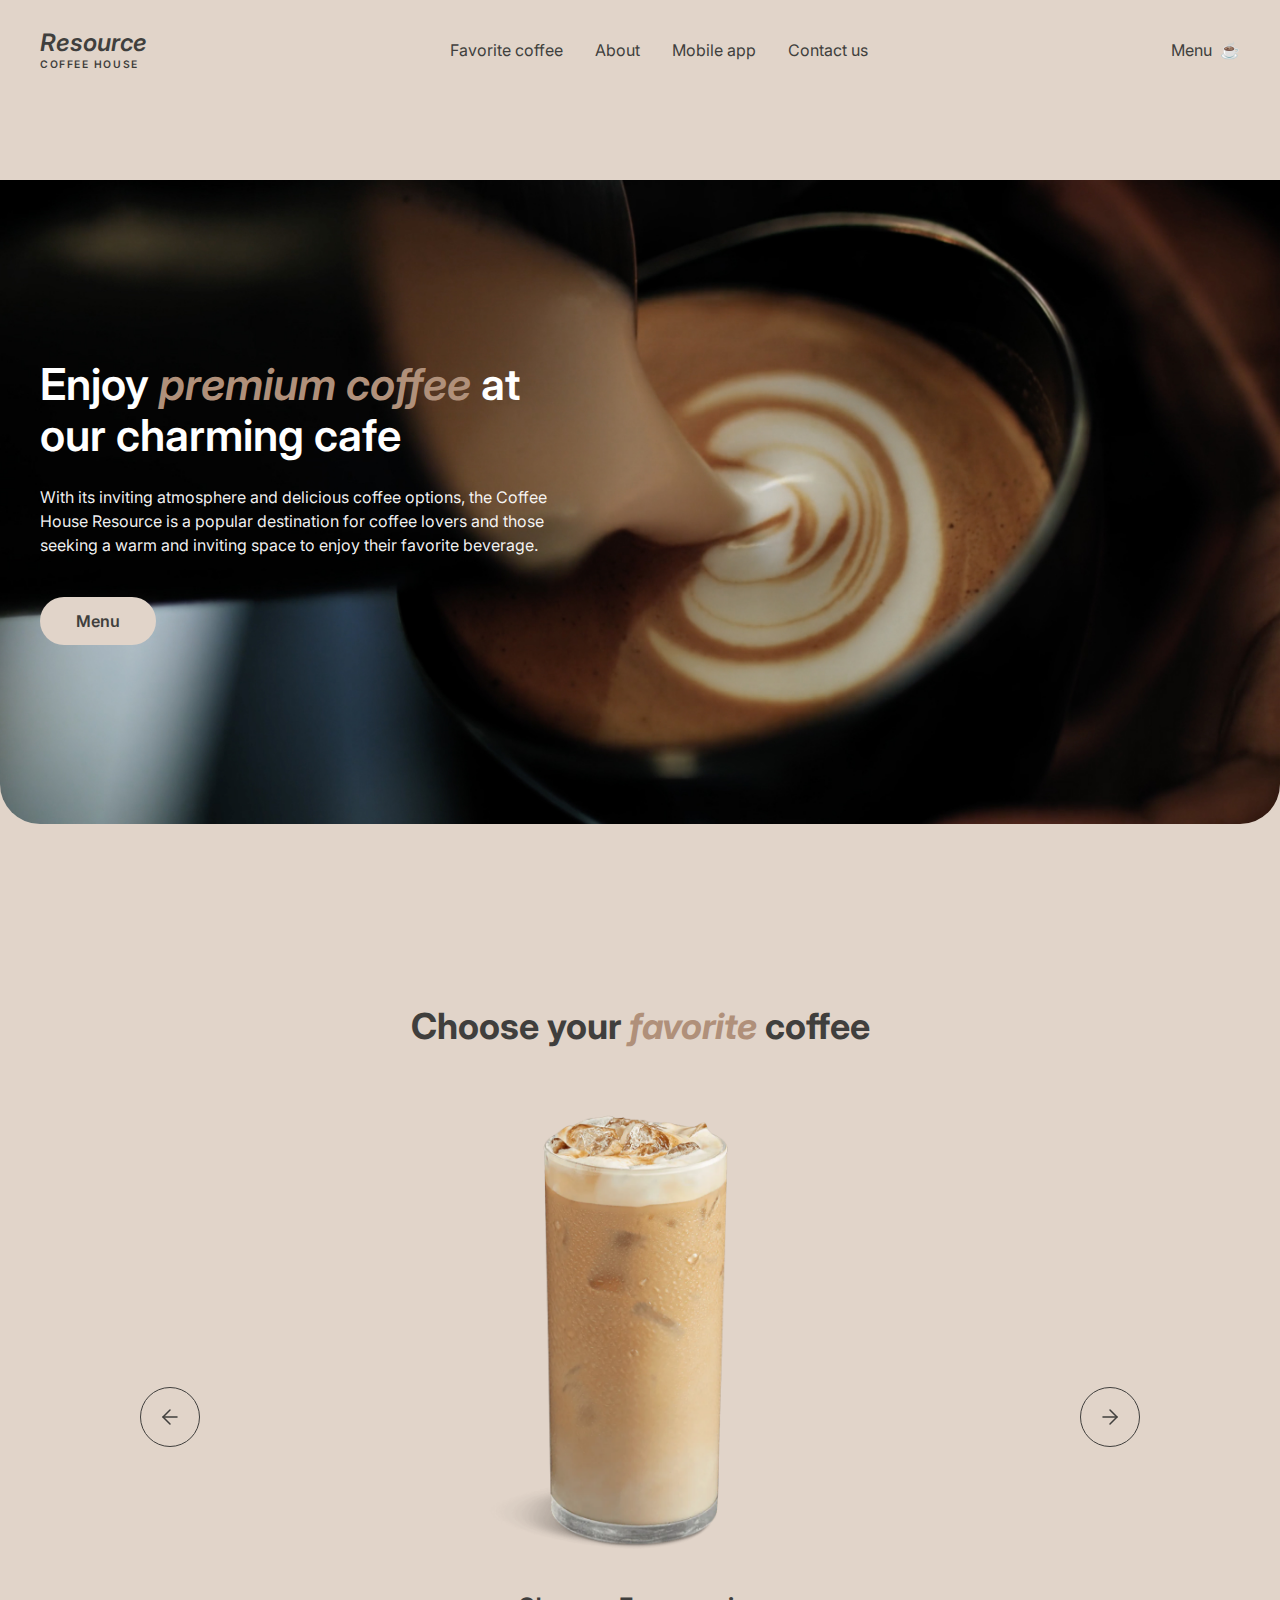
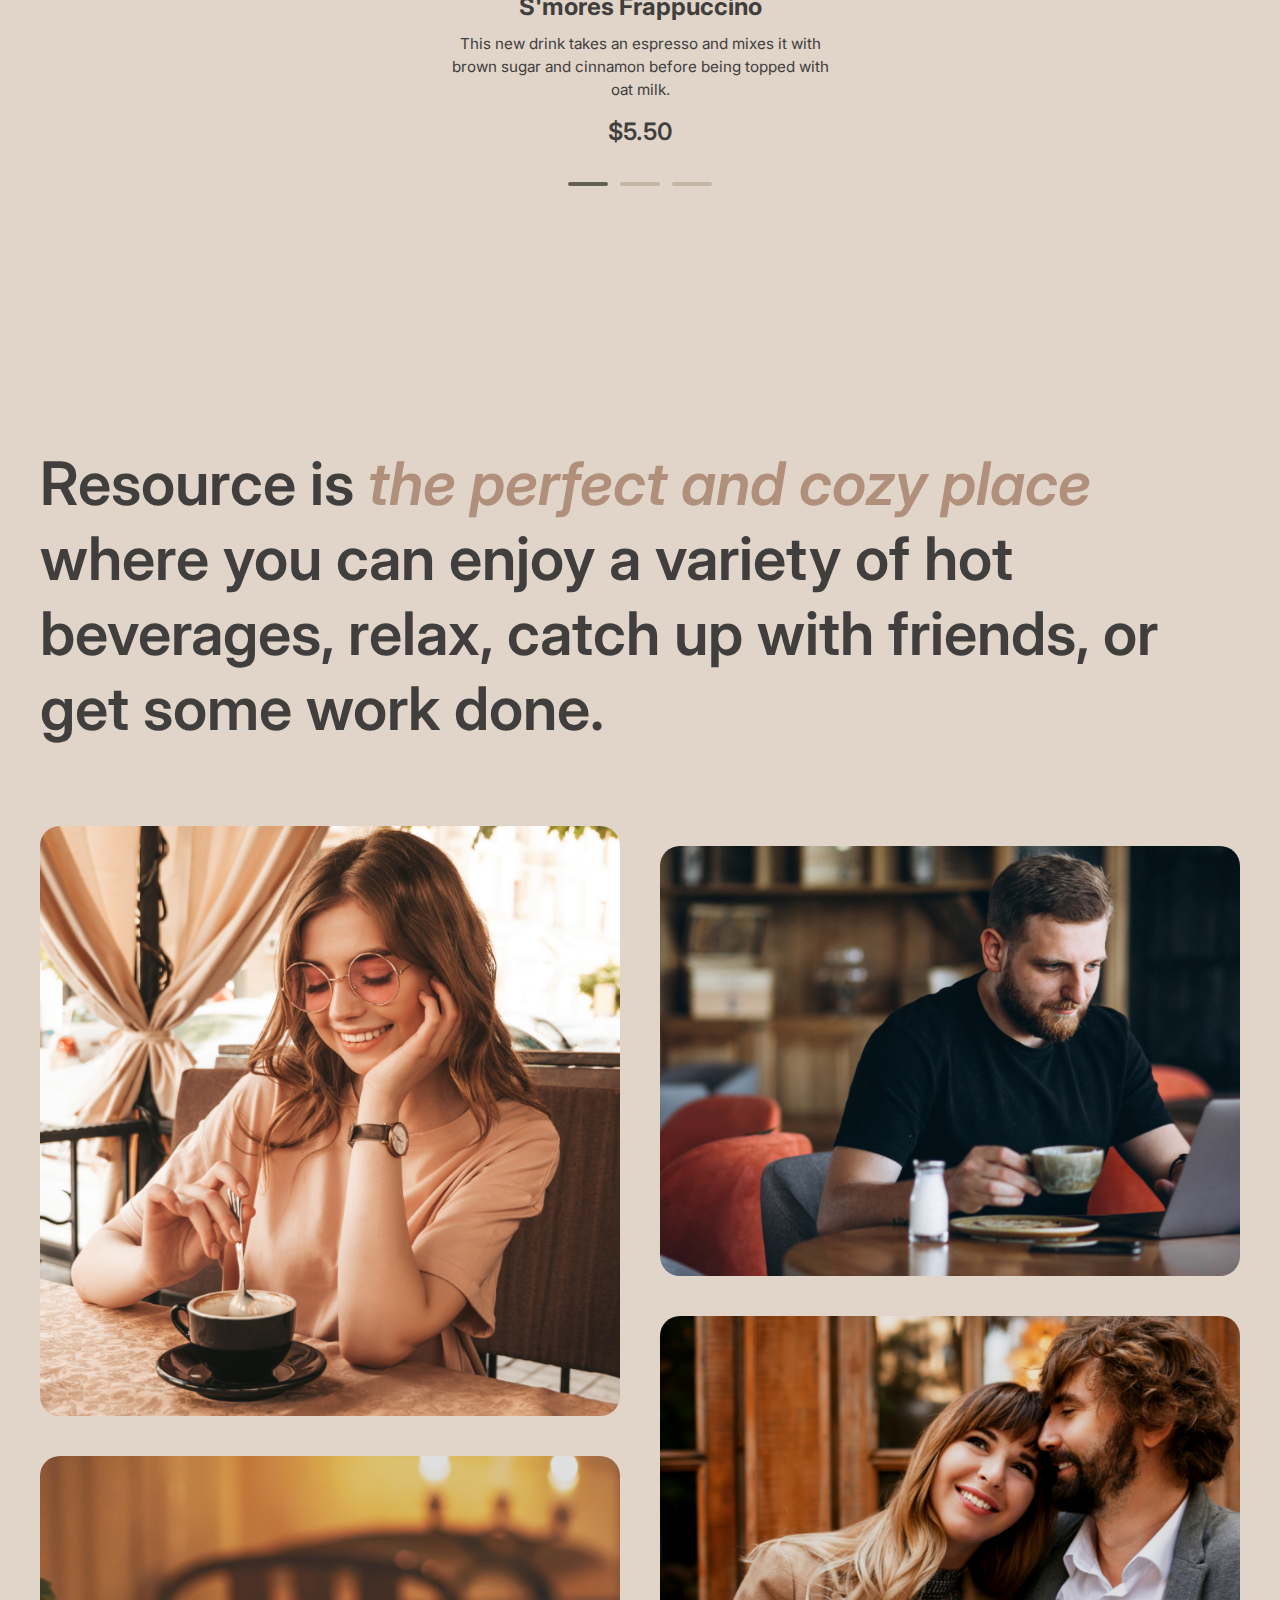
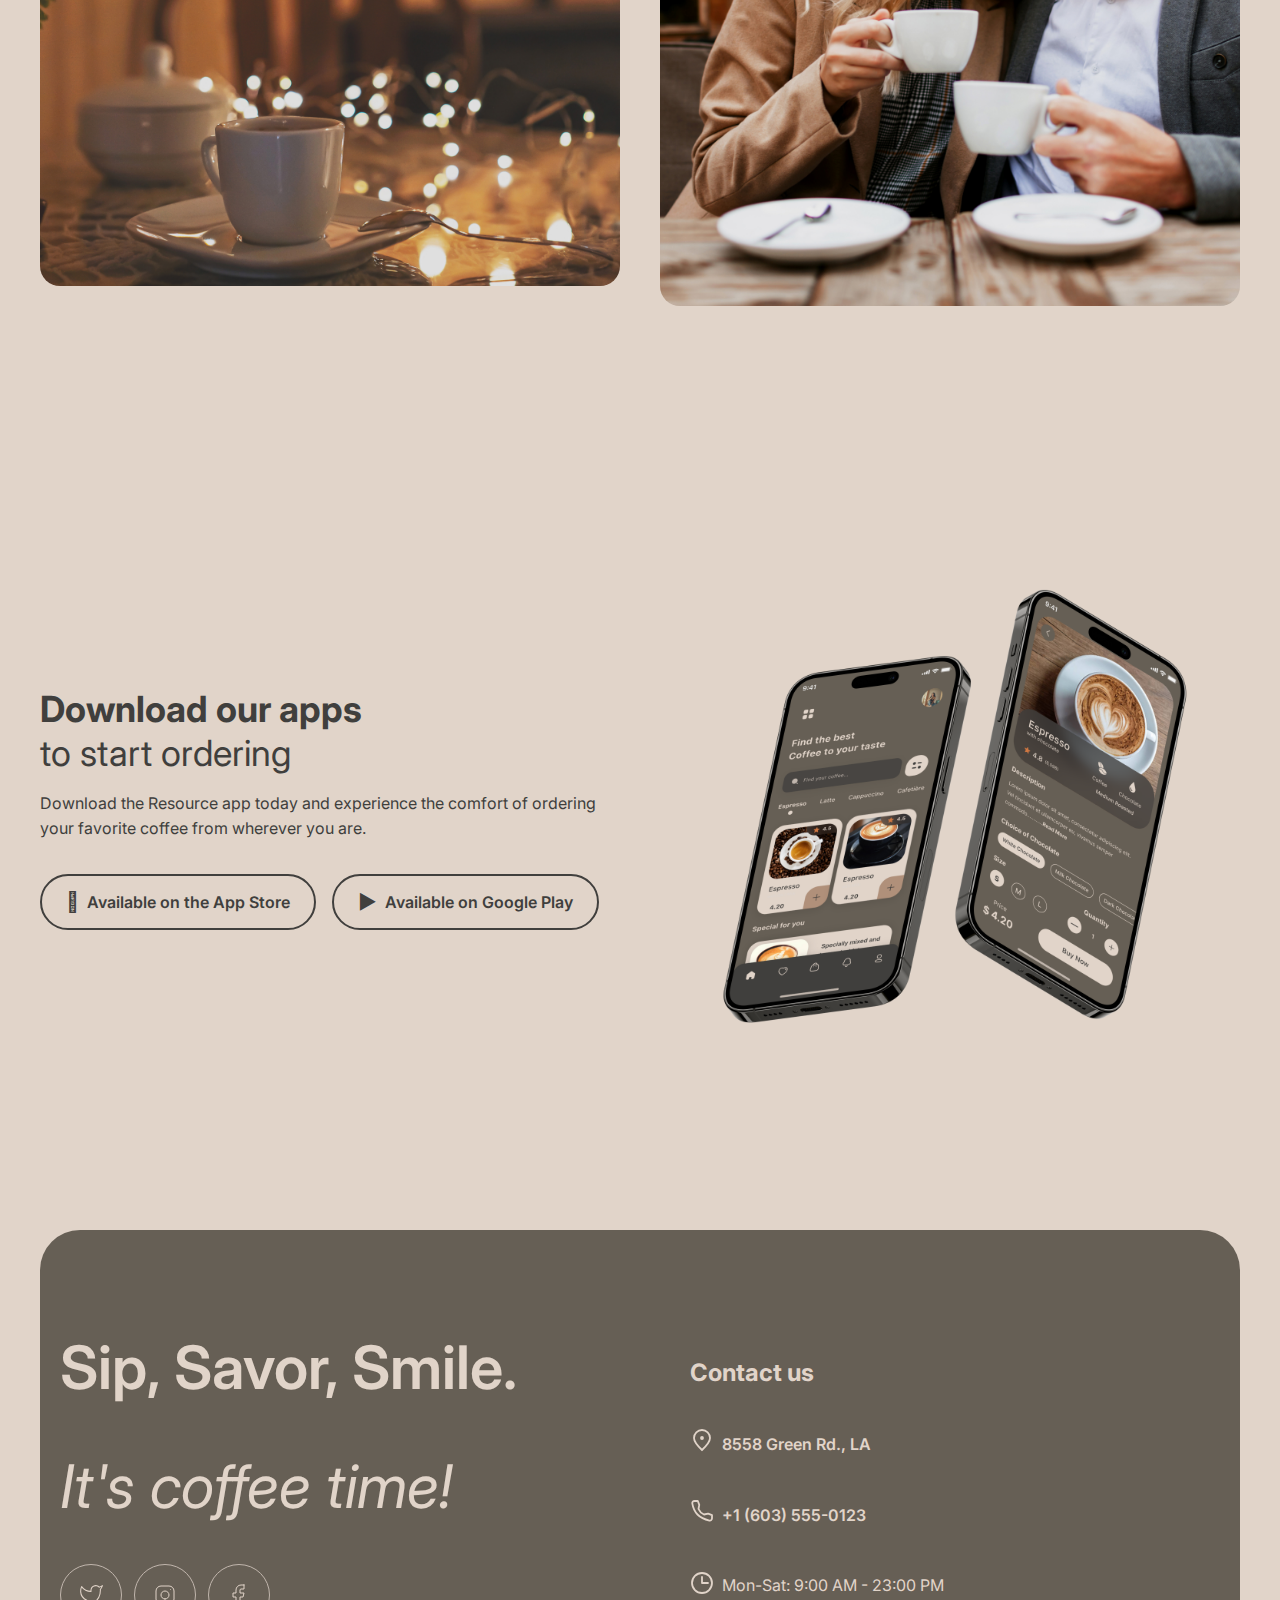
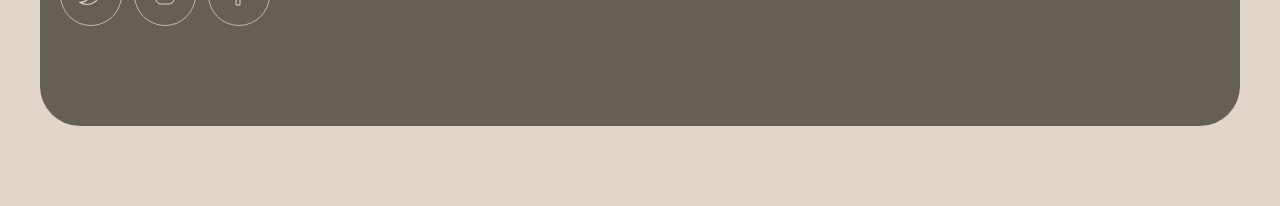
<file: coffee house/index.html>
<!DOCTYPE html>
<html lang="en">
<head>
    <meta charset="UTF-8">
    <meta name="viewport" content="width=device-width, initial-scale=1.0">
    <title>Resource Coffee House</title>
    <link rel="preconnect" href="https://fonts.googleapis.com">
    <link rel="preconnect" href="https://fonts.gstatic.com" crossorigin>
    <link href="https://fonts.googleapis.com/css2?family=Inter:wght@400;600;700&display=swap" rel="stylesheet">
    <link rel="icon" type="image/svg+xml" href="favicon.svg">
    <link rel="stylesheet" href="style.css">
</head>
<body>
    <script src="script.js"></script>
    <div class="page-wrapper">
        <header class="site-header">
            <nav class="navbar container">
                <a href="index.html" class="logo" aria-label="Resource Coffee House — Home">
                    <span class="logo-script">Resource</span>
                    <span class="logo-caps">COFFEE HOUSE</span>
                </a>
                <ul class="nav-links">
                    <li><a href="#favorite-coffee">Favorite coffee</a></li>
                    <li><a href="#about">About</a></li>
                    <li><a href="#mobile-app">Mobile app</a></li>
                    <li><a href="#contact">Contact us</a></li>
                </ul>
                <a href="menu.html" class="nav-menu-btn">
                    <span>Menu</span>
                    <span class="menu-cup" aria-hidden="true">☕</span>
                </a>
            </nav>
        </header>

        <main>
            <section class="enjoy-block" id="enjoy">
                <div class="enjoy-inner container">
                    <div class="hero-content">
                        <h1>Enjoy <em>premium coffee</em> at our charming cafe</h1>
                        <p>With its inviting atmosphere and delicious coffee options, the Coffee House Resource is a popular destination for coffee lovers and those seeking a warm and inviting space to enjoy their favorite beverage.</p>
                        <a href="menu.html" class="btn-menu">Menu</a>
                    </div>
                </div>
            </section>

            <section class="favorites-block" id="favorite-coffee">
                <div class="container">
                    <h2>Choose your <em>favorite</em> coffee</h2>
                    <div class="slider-container">
                        <button type="button" class="arrow arrow-prev" aria-label="Previous">
                            <svg width="24" height="24" viewBox="0 0 24 24" fill="none" stroke="currentColor" stroke-width="1.5" stroke-linecap="round" stroke-linejoin="round">
                                <line x1="19" y1="12" x2="5" y2="12"></line>
                                <polyline points="12 19 5 12 12 5"></polyline>
                            </svg>
                        </button>
                        
                        <div class="slider-window">
                            <div class="cards-wrap">
                                <article class="product-card">
                                    <img src="images/drink.png" alt="S'mores Frappuccino" class="product-card-img">
                                    <h3>S'mores Frappuccino</h3>
                                    <p>This new drink takes an espresso and mixes it with brown sugar and cinnamon before being topped with oat milk.</p>
                                    <span class="price">$5.50</span>
                                </article>
                                
                                <article class="product-card">
                                    <img src="images/coffee%20(1).png" alt="Caramel Macchiato" class="product-card-img">
                                    <h3>Caramel Macchiato</h3>
                                    <p>Freshly steamed milk with vanilla-flavored syrup, espresso and caramel drizzle.</p>
                                    <span class="price">$5.00</span>
                                </article>
                                
                                <article class="product-card">
                                    <img src="images/coffee%20(2).png" alt="Iced Caffè Mocha" class="product-card-img">
                                    <h3>Iced Caffè Mocha</h3>
                                    <p>Espresso with bittersweet mocha sauce and milk over ice. Topped with sweetened whipped cream.</p>
                                    <span class="price">$5.25</span>
                                </article>
                            </div>
                        </div>

                        <div class="slider-pagination">
                            <div class="pagination-line active"></div>
                            <div class="pagination-line"></div>
                            <div class="pagination-line"></div>
                        </div>

                        <button type="button" class="arrow arrow-next" aria-label="Next">
                            <svg width="24" height="24" viewBox="0 0 24 24" fill="none" stroke="currentColor" stroke-width="1.5" stroke-linecap="round" stroke-linejoin="round">
                                <line x1="5" y1="12" x2="19" y2="12"></line>
                                <polyline points="12 5 19 12 12 19"></polyline>
                            </svg>
                        </button>
                    </div>
                </div>
            </section>

            <section class="about-block" id="about">
                <div class="container">
                    <div class="about-content">
                        <div class="about-text">
                            <p>Resource is <em>the perfect and cozy place</em> where you can enjoy a variety of hot beverages, relax, catch up with friends, or get some work done.</p>
                        </div>
                        <div class="about-images about-grid">
                            <div class="column-1">
                                <img src="images/about-1%20(4).jpg" alt="Coffee together">
                                <img src="images/about-1%20(3).jpg" alt="Coffee cup">
                            </div>
                            <div class="column-2">  
                                <img src="images/about-1%20(2).jpg" alt="Coffee and work">
                                <img src="images/about-1%20(1).jpg" alt="Enjoying coffee at Resource">
                            </div>
                        </div>
                    </div>
                </div>
            </section>

            <section class="mobile-app-block" id="mobile-app">
                <div class="container mobile-app-inner">
                    <div class="mobile-content">
                        <h2>Download our apps <span class="mobile-sub">to start ordering</span></h2>
                        <p>Download the Resource app today and experience the comfort of ordering your favorite coffee from wherever you are.</p>
                        <div class="app-buttons">
                            <a href="#" class="app-btn"><span class="app-btn-icon">&#63743;</span> Available on the App Store</a>
                            <a href="#" class="app-btn"><span class="app-btn-icon">&#9654;</span> Available on Google Play</a>
                        </div>
                    </div>
                    <div class="mobile-screens-wrap">
                        <img src="images/mobile-screens.png" alt="Resource app on phone" width="480" height="400">
                    </div>
                </div>
            </section>
        </main>

        <footer class="site-footer" id="contact">
            <div class="container">
                <div class="footer-inner">
                    <div class="footer-left">
                        <p class="footer-tagline">Sip, Savor, Smile.</p>
                        <p class="footer-tagline-alt">It's coffee time!</p>
                        <div class="footer-social">
                            <a href="#" class="footer-social-link" aria-label="Twitter">
                                <img src="images/Vector-1.svg" alt="Twitter" width="24" height="24">
                            </a>
                            <a href="#" class="footer-social-link" aria-label="Instagram">
                                <img src="images/instagram.svg" alt="Instagram" width="24" height="24">
                            </a>
                            <a href="#" class="footer-social-link" aria-label="Facebook">
                                <img src="images/facebook.svg" alt="Facebook", width="24" height="24">
                            </a>
                        </div>
                    </div>
                    <div class="footer-right">
                        <h3 class="footer-contact-title">Contact us</h3>
                        <a href="https://www.google.com/maps?q=8558+Green+Rd+LA" target="_blank" rel="noopener noreferrer" class="footer-link footer-address">
                            <span class="footer-icon" aria-hidden="true">
                                <img src="images/pin-alt.svg " alt="Location" width="24" height="24">
                            </span>
                            <span>8558 Green Rd., LA</span>
                        </a>
                        <a href="tel:+16035550123" class="footer-link footer-phone">
                            <span class="footer-icon" aria-hidden="true">
                                <img src="images/phone.svg" alt="Phone" width="24" height="24">
                            </span>
                            <span>+1 (603) 555-0123</span>
                        </a>
                        <p class="footer-hours">
                            <span class="footer-icon" aria-hidden="true">
                                <img src="images/clock.svg" alt="Clock" width="24" height="24">
                            </span>
                            Mon-Sat: 9:00 AM - 23:00 PM
                        </p>
                    </div>
                </div>
            </div>
        </footer>
    </div>
</body>
</html>
</file>
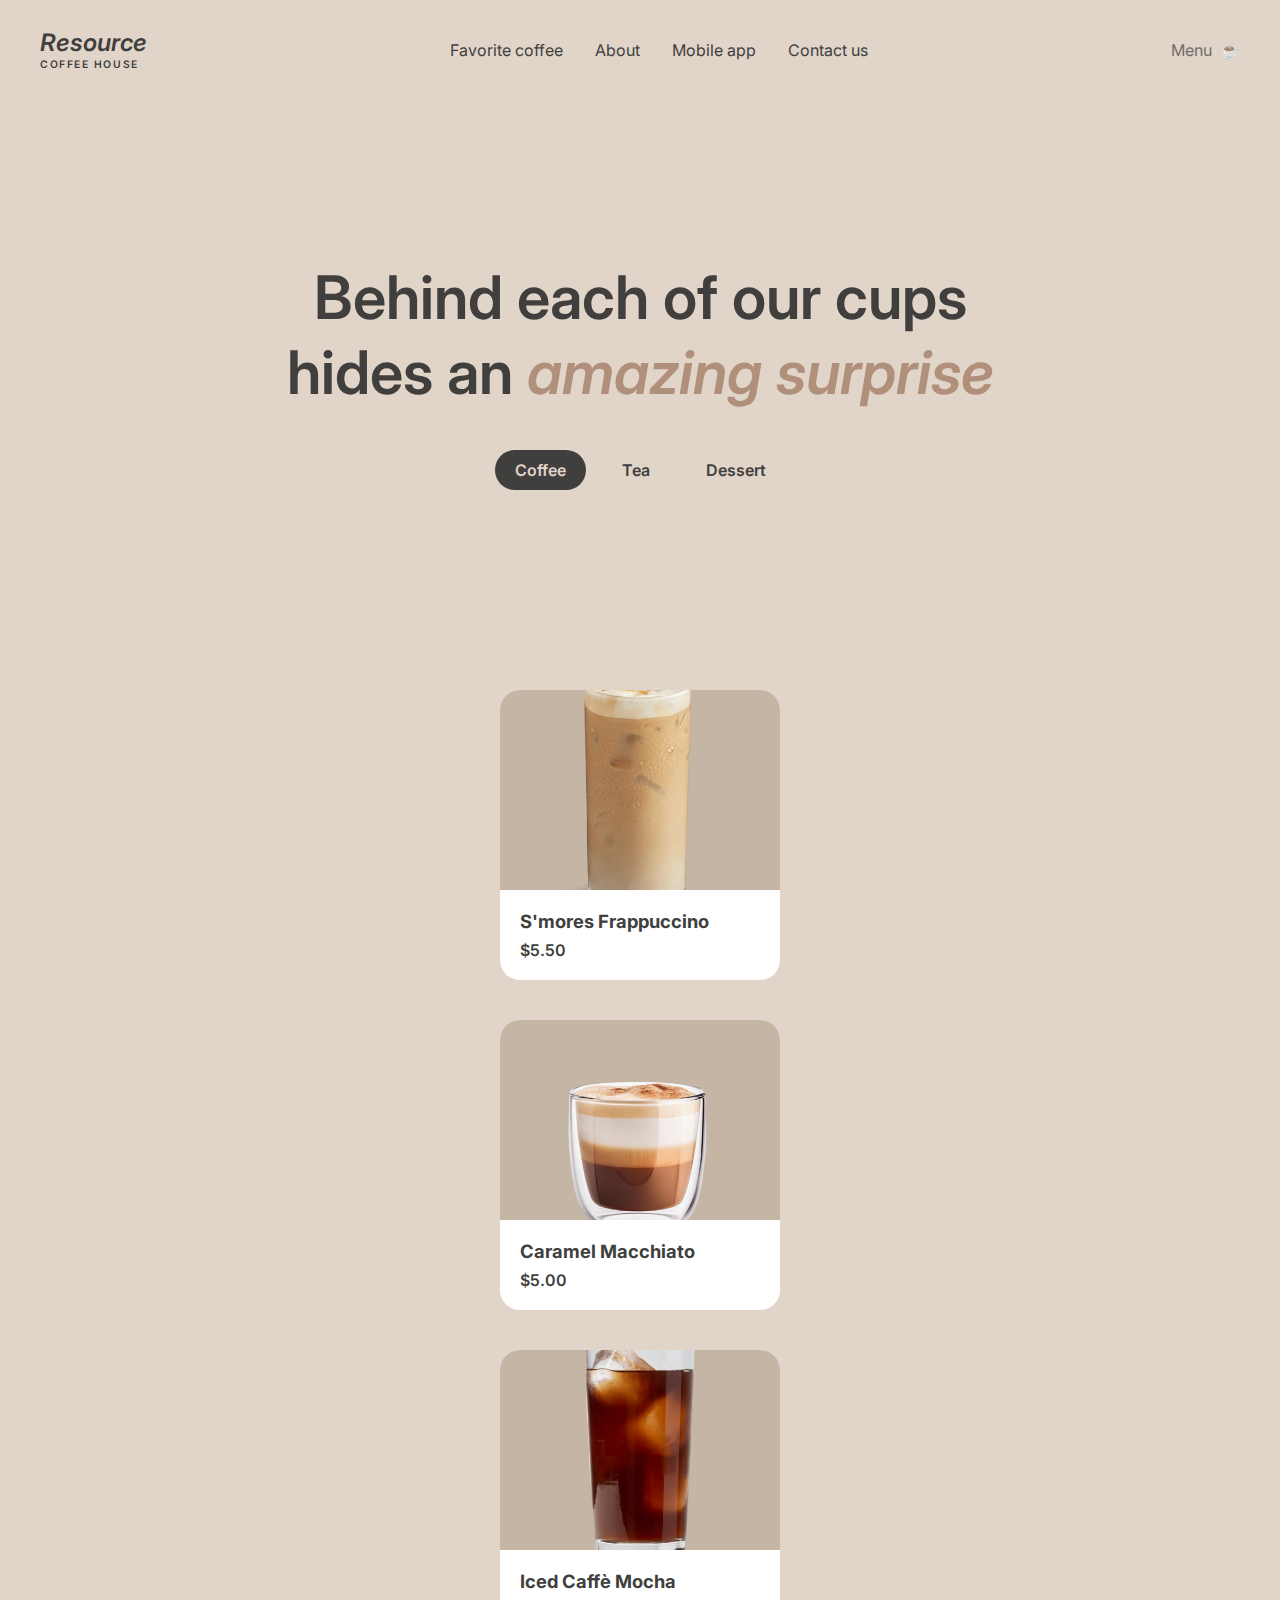
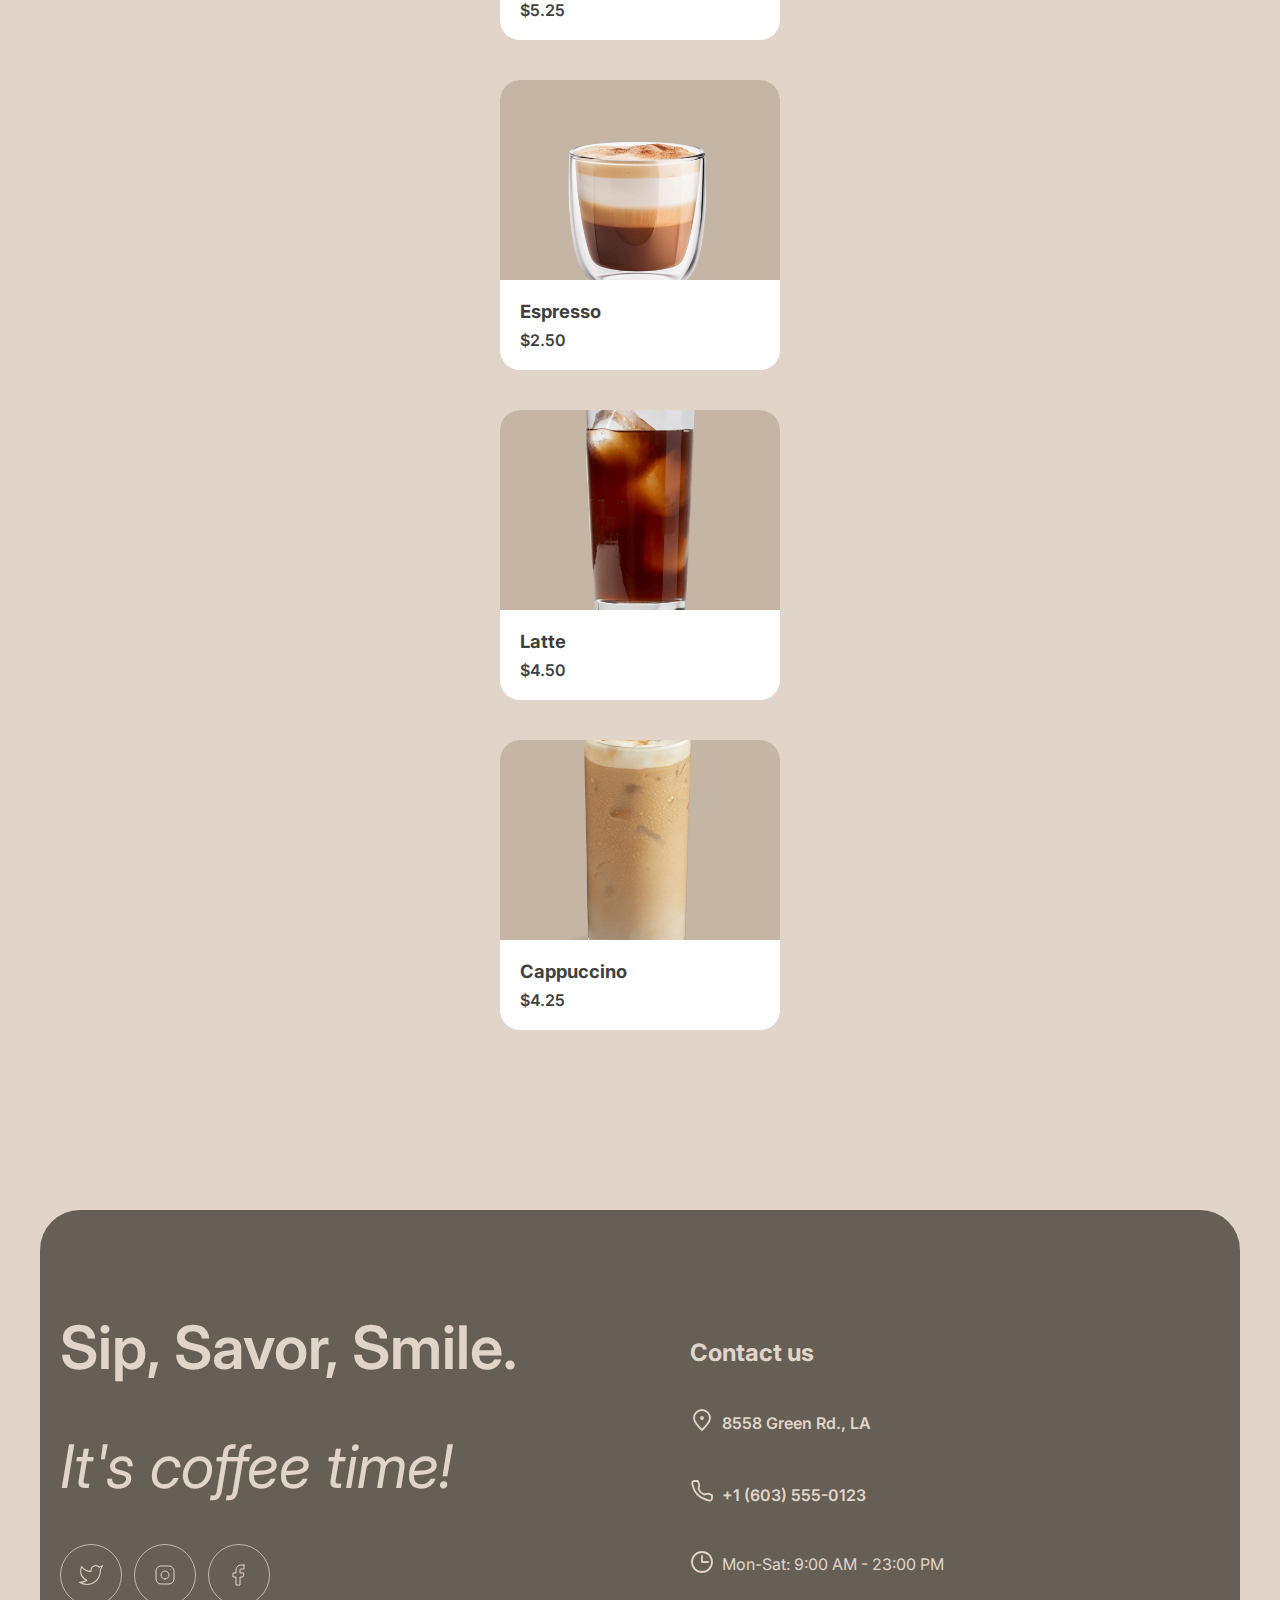
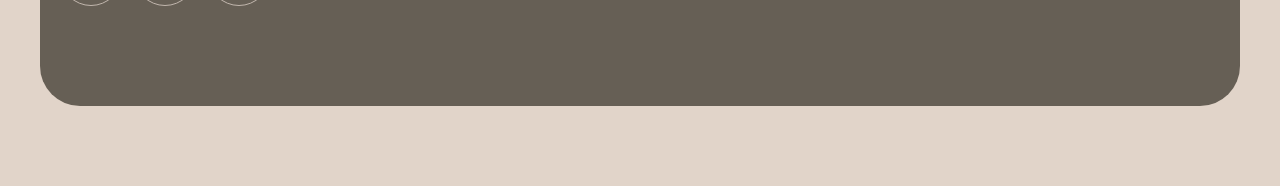
<file: coffee house/menu.html>
<!DOCTYPE html>
<html lang="en">
<head>
    <meta charset="UTF-8">
    <meta name="viewport" content="width=device-width, initial-scale=1.0">
    <title>Menu — Resource Coffee House</title>
    <link rel="preconnect" href="https://fonts.googleapis.com">
    <link rel="preconnect" href="https://fonts.gstatic.com" crossorigin>
    <link href="https://fonts.googleapis.com/css2?family=Inter:wght@400;600;700&display=swap" rel="stylesheet">
    <link rel="icon" type="image/svg+xml" href="favicon.svg">
    <link rel="stylesheet" href="style.css">
</head>
<body>
    <div class="page-wrapper">
        <header class="site-header">
            <nav class="navbar container">
                <a href="index.html" class="logo" aria-label="Resource Coffee House — Home">
                    <span class="logo-script">Resource</span>
                    <span class="logo-caps">COFFEE HOUSE</span>
                </a>
                <ul class="nav-links">
                    <li><a href="index.html#favorite-coffee">Favorite coffee</a></li>
                    <li><a href="index.html#about">About</a></li>
                    <li><a href="index.html#mobile-app">Mobile app</a></li>
                    <li><a href="#contact">Contact us</a></li>
                </ul>
                <span class="nav-menu-btn nav-menu-btn-inactive" aria-disabled="true">
                    <span>Menu</span>
                    <span class="menu-cup" aria-hidden="true">☕</span>
                </span>
            </nav>
        </header>

        <main>
            <section class="menu-offer">
                <div class="container">
                    <h1 class="menu-offer-title">
                        Behind each of our cups hides an <em>amazing surprise</em>
                    </h1>
                    <div class="menu-tabs">
                        <span class="menu-tab menu-tab-active" aria-current="true">Coffee</span>
                        <a href="#" class="menu-tab">Tea</a>
                        <a href="#" class="menu-tab">Dessert</a>
                    </div>
                </div>
            </section>

            <section class="menu-block" id="menu-coffee">
                <div class="container">
                    <div class="menu-grid">
                        <a href="#" class="coffee-card">
                            <img src="images/drink.png" alt="S'mores Frappuccino" width="300" height="200">
                            <div class="coffee-card-content">
                                <h3>S'mores Frappuccino</h3>
                                <p>$5.50</p>
                            </div>
                        </a>
                        <a href="#" class="coffee-card">
                            <img src="images/coffee%20(1).png" alt="Caramel Macchiato" width="300" height="200">
                            <div class="coffee-card-content">
                                <h3>Caramel Macchiato</h3>
                                <p>$5.00</p>
                            </div>
                        </a>
                        <a href="#" class="coffee-card">
                            <img src="images/coffee%20(2).png" alt="Iced Caffè Mocha" width="300" height="200">
                            <div class="coffee-card-content">
                                <h3>Iced Caffè Mocha</h3>
                                <p>$5.25</p>
                            </div>
                        </a>
                        <a href="#" class="coffee-card">
                            <img src="images/coffee%20(1).png" alt="Espresso" width="300" height="200">
                            <div class="coffee-card-content">
                                <h3>Espresso</h3>
                                <p>$2.50</p>
                            </div>
                        </a>
                        <a href="#" class="coffee-card">
                            <img src="images/coffee%20(2).png" alt="Latte" width="300" height="200">
                            <div class="coffee-card-content">
                                <h3>Latte</h3>
                                <p>$4.50</p>
                            </div>
                        </a>
                        <a href="#" class="coffee-card">
                            <img src="images/drink.png" alt="Cappuccino" width="300" height="200">
                            <div class="coffee-card-content">
                                <h3>Cappuccino</h3>
                                <p>$4.25</p>
                            </div>
                        </a>
                    </div>
                </div>
            </section>
        </main>

        <footer class="site-footer" id="contact">
            <div class="container">
                <div class="footer-inner">
                    <div class="footer-left">
                        <p class="footer-tagline">Sip, Savor, Smile.</p>
                        <p class="footer-tagline-alt">It's coffee time!</p>
                        <div class="footer-social">
                            <a href="#" class="footer-social-link" aria-label="Twitter">
                                <img src="images/Vector-1.svg" alt="Twitter" width="24" height="24">
                            </a>
                            <a href="#" class="footer-social-link" aria-label="Instagram">
                                <img src="images/instagram.svg" alt="Instagram" width="24" height="24">
                            </a>
                            <a href="#" class="footer-social-link" aria-label="Facebook">
                                <img src="images/facebook.svg" alt="Facebook" width="24" height="24">
                            </a>
                        </div>
                    </div>
                    <div class="footer-right">
                        <h3 class="footer-contact-title">Contact us</h3>
                        <a href="https://www.google.com/maps?q=8558+Green+Rd+LA" target="_blank" rel="noopener noreferrer" class="footer-link footer-address">
                            <span class="footer-icon" aria-hidden="true">
                                <img src="images/pin-alt.svg " alt="Location" width="24" height="24">
                            </span>
                            <span>8558 Green Rd., LA</span>
                        </a>
                        <a href="tel:+16035550123" class="footer-link footer-phone">
                            <span class="footer-icon" aria-hidden="true">
                                <img src="images/phone.svg" alt="Phone" width="24" height="24">
                            </span>
                            <span>+1 (603) 555-0123</span>
                        </a>
                        <p class="footer-hours">
                            <span class="footer-icon" aria-hidden="true">
                                <img src="images/clock.svg" alt="Clock" width="24" height="24">
                            </span>
                            Mon-Sat: 9:00 AM - 23:00 PM
                        </p>
                    </div>
                </div>
            </div>
        </footer>
    </div>
</body>
</html>
</file>
<file: coffee house/style.css>
html {
    scroll-behavior: smooth;
}

body {
    margin: 0;
    min-height: 100vh;
    background-color: #E1D4C9;
    font-family: Inter, sans-serif;
}

.page-wrapper {
    position: relative;
    width: 100%;
    min-height: 100vh;
    display: flex;
    flex-direction: column;
    align-items: center;
    padding: 20px 0 40px;
    gap: 100px;
    box-sizing: border-box;
}

.page-wrapper > main {
    display: flex;
    flex-direction: column;
    align-items: center;
    gap: 100px;
    width: 100%;
    max-width: 1440px;
    box-sizing: border-box;
}

.container {
    max-width: 1440px;
    width: 100%;
    margin-left: auto;
    margin-right: auto;
    padding-left: 40px;
    padding-right: 40px;
    box-sizing: border-box;
}

/* Header */

.site-header {
    width: 100%;
    max-width: 1440px;
    background-color: #E1D4C9;
    padding: 0;
    box-sizing: border-box;
}

.navbar {
    display: flex;
    align-items: center;
    justify-content: space-between;
    gap: 24px;
    min-height: 60px;
}

.logo {
    display: flex;
    flex-direction: column;
    text-decoration: none;
    color: #403F3D;
    transition: color 0.25s ease, opacity 0.25s ease;
}

.logo:hover {
    color: #B0907A;
}

.logo:focus-visible {
    outline: 2px solid #403F3D;
    outline-offset: 4px;
}

.logo-script {
    font-size: 1.5rem;
    font-style: italic;
    font-weight: 600;
    line-height: 1.2;
}

.logo-caps {
    font-size: 0.65rem;
    letter-spacing: 0.15em;
    text-transform: uppercase;
    font-weight: 600;
}

.nav-links {
    list-style: none;
    margin: 0;
    padding: 0;
    display: flex;
    gap: 32px;
}

.nav-links a {
    color: #403F3D;
    text-decoration: none;
    font-size: 1rem;
    transition: color 0.25s ease;
    cursor: pointer;
}

.nav-links a:hover {
    color: #B0907A;
}

.nav-menu-btn {
    display: inline-flex;
    align-items: center;
    gap: 8px;
    color: #403F3D;
    text-decoration: none;
    font-size: 1rem;
    cursor: pointer;
    transition: color 0.25s ease;
}

.nav-menu-btn:hover {
    color: #B0907A;
}

.nav-menu-btn-inactive {
    cursor: default;
    opacity: 0.7;
}

.nav-menu-btn-inactive:hover {
    color: #403F3D;
}

/* hero */

.enjoy-inner .hero-content {
    max-width: 530px;
    padding: 80px 0 80px 0;
}

.enjoy-block {
    width: 100%;
    margin-bottom: 0;
    background-color: #E1D4C9;
    background-image: url("images/coffee_big.jpg");
    background-size: cover;
    background-position: center;
    min-height: 644px;
    border-radius: 0 0 40px 40px;
    display: flex;
    align-items: center;
}

.hero-content h1 {
    font-size: 2.75rem;
    line-height: 1.15;
    color: #fff;
    margin: 0 0 24px 0;
    font-weight: 600;
}

.hero-content h1 em {
    font-style: italic;
    color: #B0907A;
}

.hero-content p {
    color: rgba(255, 255, 255, 0.95);
    font-size: 1rem;
    line-height: 1.5;
    margin: 0 0 40px 0;
}

.btn-menu {
    display: inline-block;
    padding: 14px 36px;
    border-radius: 100px;
    background-color: #E1D4C9;
    color: #403F3D;
    text-decoration: none;
    font-weight: 600;
    font-size: 1rem;
    border: none;
    cursor: pointer;
    transition: background-color 0.25s ease, color 0.25s ease, transform 0.2s ease;
}

.btn-menu:hover {
    background-color: #B0907A;
    color: #fff;
}

.btn-menu:focus-visible {
    outline: 2px solid #403F3D;
    outline-offset: 4px;
}

/* ===== Favourites Coffee block ===== */
.favorites-block {
    padding: 80px 0 120px;
}

.favorites-block h2 {
    font-size: 2.25rem;
    color: #403F3D;
    margin: 0 0 40px 0;
    text-align: center;
}

.favorites-block h2 em {
    font-style: italic;
    color: #B0907A;
}

.slider-container {
    display: flex;
    align-items: center;
    justify-content: center;
    gap: 200px; 
    position: relative;
    max-width: 1360px;
    margin: 0 auto;
}

.slider-window {
    overflow: hidden;
    width: 480px;
}

.cards-wrap {
    display: flex;
    transition: transform 0.5s ease-in-out;
    width: 100%;
}

.product-card {
    flex: 0 0 100%;
    max-width: 100%;
    padding: 0;
    background: transparent;
    box-shadow: none;
    display: flex;
    flex-direction: column;
    align-items: center;
    text-align: center;
}

.product-card h3 {
    margin: 0 0 12px 0;
    font-size: 1.5rem;
    color: #403F3D;
}

.product-card p {
    margin: 0 0 16px 0;
    font-size: 0.95rem;
    line-height: 1.5;
    color: #403F3D;
    max-width: 380px;
}

.product-card .price {
    font-size: 1.5rem;
    font-weight: 600;
    color: #403F3D;
}

.product-card-img {
    width: auto;
    max-width: 100%;
    height: 480px;
    object-fit: contain;
    background-color: transparent;
    margin: 0 0 24px 0;
    border-radius: 0;
}

.arrow {
    flex-shrink: 0;
    width: 60px;
    height: 60px;
    border-radius: 50%;
    border: 1px solid #403F3D;
    background: #E1D4C9;
    color: #403F3D;
    display: flex;
    align-items: center;
    justify-content: center;
    cursor: pointer;
    transition: background-color 0.25s ease, color 0.25s ease;
}

.arrow:hover {
    background-color: #403F3D;
    color: #E1D4C9;
}

.slider-pagination {
    display: flex;
    gap: 12px;
    position: absolute;
    bottom: -40px;
    left: 50%;
    transform: translateX(-50%);
}

.pagination-line {
    width: 40px;
    height: 4px;
    background-color: #C4B5A5;
    border-radius: 2px;
    transition: background-color 0.3s ease;
}

.pagination-line.active {
    background-color: #665F55;
}

/* ===== About block (Flexbox for images) ===== */
.about-block {
    padding: 80px 0;
    background: #E1D4C9;
}

.about-block h2 {
    font-size: 2.25rem;
    color: #403F3D;
    margin: 0 0 40px 0;
}

.about-content {
    display: flex;
    flex-direction: column;
    gap: 40px;
}

.about-text {
    max-width: 100%;
}

.about-text p {
    margin: 0;
    font-size: 60px;
    line-height: 1.25;
    color: #403F3D;
    font-weight: 600;
    letter-spacing: 0;
}

.about-text p em {
    font-style: italic;
    color: #B0907A;
}
.about-images.about-grid {
    display: flex;
    gap: 40px;
    max-width: 1360px;
    width: 100%;
    margin-top: 40px;
}

.column-1, .column-2 {
    display: flex;
    flex-direction: column;
    gap: 40px;
    flex: 1;
}
.about-images img {
    width: 100%;
    border-radius: 20px;
    object-fit: cover;
    display: block;
}

.column-1 img:nth-child(1) { height: 590px; }
.column-1 img:nth-child(2) { height: 430px; }
.column-2 {
    margin-top: 20px;
}
.column-2 img:nth-child(1) { height: 430px; }
.column-2 img:nth-child(2) { height: 590px; }
@media (max-width: 768px) {
    .about-images.about-grid {
        gap: 24px;
    }
    
    .column-1, .column-2 {
        gap: 24px;
    }

    .column-2 {
        margin-top: 20px;
    }

    .column-1 img:nth-child(1), 
    .column-2 img:nth-child(2) { height: 360px; }

    .column-1 img:nth-child(2), 
    .column-2 img:nth-child(1) { height: 260px; }
}

/* ===== Mobile App block ===== */
.mobile-app-block {
    padding: 80px 0;
}

.mobile-app-inner {
    display: flex;
    flex-wrap: wrap;
    align-items: center;
    gap: 60px;
}

.mobile-content {
    flex: 1 1 400px;
}

.mobile-app-block h2 {
    font-size: 2.25rem;
    color: #403F3D;
    margin: 0 0 16px 0;
    font-weight: 700;
}

.mobile-sub {
    display: block;
    font-weight: 400;
    color: #403F3D;
}

.mobile-content p {
    margin: 0 0 32px 0;
    line-height: 1.6;
    color: #403F3D;
}

.mobile-screens-wrap {
    flex: 1 1 400px;
    text-align: center;
}

.mobile-screens-wrap img {
    max-width: 100%;
    height: auto;
}

.app-buttons {
    display: flex;
    gap: 16px;
    flex-wrap: wrap;
}

.app-btn {
    display: inline-flex;
    align-items: center;
    gap: 8px;
    padding: 14px 24px;
    background: #E1D4C9;
    color: #403F3D;
    text-decoration: none;
    border-radius: 100px;
    font-weight: 600;
    cursor: pointer;
    border: 2px solid #403F3D;
    transition: background-color 0.25s ease, color 0.25s ease;
}

.app-btn:hover {
    background-color: #403F3D;
    color: #E1D4C9;
}

.app-btn-icon {
    font-size: 1.25rem;
}

/* ===== Footer ===== */
.site-footer {
    width: 100%;
    max-width: 1440px;
    margin-top: auto;
    padding: 0 40px 40px;
    background: transparent;
    box-sizing: border-box;
    display: flex;
    justify-content: center;
}

.site-footer .container {
    width: 100%;
    max-width: 1360px;
    padding: 100px;
    background: #665F55;
    border-radius: 40px;
    box-sizing: border-box;
}

.footer-inner {
    display: flex;
    justify-content: center;
    align-items: center;
    gap: 100px;
    color: #E1D4C9;
}

.footer-left {
    flex: 0 0 530px;
    display: flex;
    flex-direction: column;
    justify-content: center;
    align-items: flex-start;
    gap: 40px;
}

.footer-tagline {
    font-size: 60px;
    line-height: 1.25;
    font-weight: 600;
    color: #E1D4C9;
    margin: 0 0 4px 0;
}

.footer-tagline-alt {
    font-size: 60px;
    line-height: 1.25;
    font-style: italic;
    color: #E1D4C9;
    margin: 0;
}

.footer-social {
    display: flex;
    gap: 12px;
}

.footer-social-link {
    display: inline-flex;
    align-items: center;
    justify-content: center;
    width: 60px;
    height: 60px;
    border: 1px solid #C1B6AD;
    border-radius: 100px;
    color: #E1D4C9;
    text-decoration: none;
    font-size: 1.1rem;
    transition: color 0.25s ease, border-color 0.25s ease, background-color 0.25s ease;
}

.footer-social-link:hover {
    color: #665F55;
    background-color: #E1D4C9;
}

.footer-right {
    flex: 0 0 530px;
    display: flex;
    flex-direction: column;
    justify-content: center;
    align-items: flex-start;
    gap: 40px;
}

.footer-contact-title {
    font-size: 24px;
    line-height: 1.25;
    color: #E1D4C9;
    margin: 0;
    font-weight: 700;
}

.footer-links {
    display: flex;
    flex-direction: column;
    gap: 16px;
}

.footer-link {
    display: inline-flex;
    align-items: center;
    gap: 8px;
    color: #E1D4C9;
    text-decoration: none;
    cursor: pointer;
    font-weight: 600;
    font-size: 16px;
    line-height: 1.5;
    transition: color 0.25s ease, transform 0.25s ease;
}

.footer-link:hover {
    color: #C1B6AD;
    transform: translateX(2px);
}

.footer-hours {
    display: flex;
    align-items: center;
    gap: 8px;
    margin: 0;
    color: #E1D4C9;
    font-size: 16px;
}

.footer-icon {
    font-size: 1.1rem;
}


/* ===== Menu page ===== */
.menu-offer {
    padding: 80px 0 40px;
}

.menu-offer .container {
    max-width: 1360px;
    display: flex;
    flex-direction: column;
    align-items: center;
    gap: 40px;
}

.menu-offer-title {
    max-width: 800px;
    margin: 0;
    font-size: 60px;
    line-height: 1.25;
    font-weight: 600;
    text-align: center;
    color: #403F3D;
}

.menu-offer-title em {
    font-style: italic;
    color: #B0907A;
}

.menu-block {
    padding: 60px 0 80px 0;
}

.menu-tabs {
    display: flex;
    gap: 16px;
    justify-content: center;
    align-items: center;
}

.menu-tab {
    padding: 10px 20px;
    border-radius: 100px;
    background: #E1D4C9;
    color: #403F3D;
    text-decoration: none;
    font-weight: 600;
    transition: background-color 0.25s ease, color 0.25s ease;
}

.menu-tab:hover {
    background: #B0907A;
    color: #fff;
}

.menu-tab-active {
    background: #403F3D;
    color: #E1D4C9;
    cursor: default;
    pointer-events: none;
}

.menu-grid {
    display: grid;
    grid-template-columns: repeat(auto-fill, minmax(280px, 1fr));
    gap: 40px;
}

.coffee-card {
    display: block;
    text-decoration: none;
    color: #403F3D;
    background: #fff;
    border-radius: 20px;
    overflow: hidden;
    cursor: pointer;
    transition: transform 0.25s ease, box-shadow 0.25s ease;
}

.coffee-card:hover {
    transform: translateY(-4px);
    box-shadow: 0 12px 24px rgba(64, 63, 61, 0.15);
}

.coffee-card img {
    width: 100%;
    height: 200px;
    object-fit: cover;
    display: block;
    background-color: #C4B5A5;
}

.coffee-card-content {
    padding: 20px;
}

.coffee-card-content h3 {
    margin: 0 0 8px 0;
    font-size: 1.15rem;
}

.coffee-card-content p {
    margin: 0;
    font-weight: 600;
}

.nav-links a,
.logo,
.nav-menu-btn,
.btn-menu,
.app-btn,
.footer-link,
.coffee-card,
.product-card {
    transition-timing-function: ease;
}
</file>
